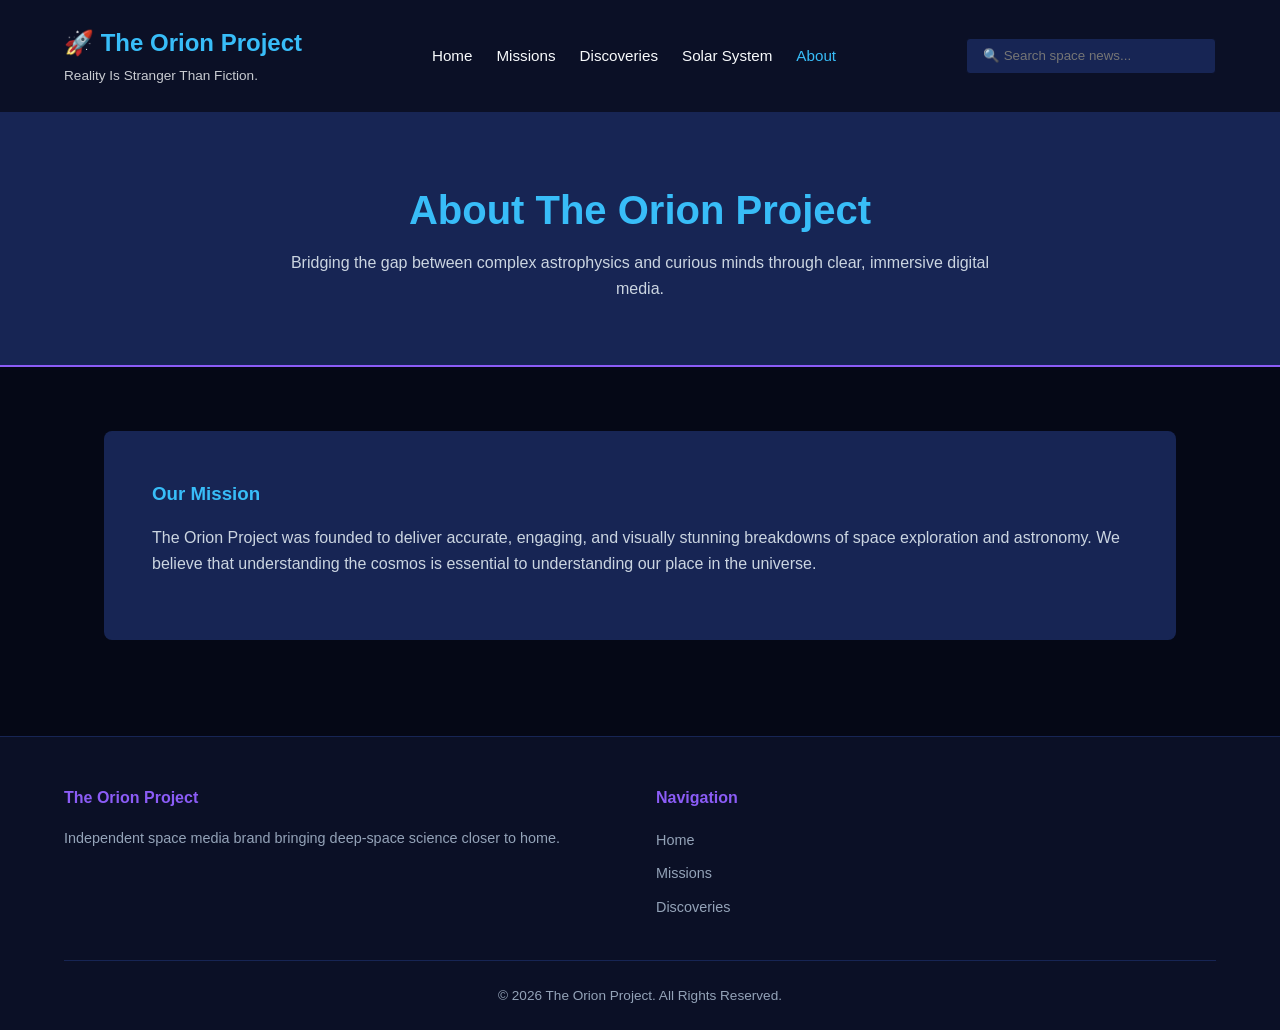
<file: about.html>
<!DOCTYPE html>
<html lang="en">
<head>
    <meta charset="UTF-8">
    <meta name="viewport" content="width=device-width, initial-scale=1.0">
    <title>About | The Orion Project</title>
    <link rel="stylesheet" href="index.css">
</head>
<body>

<header class="main-header">
    <div class="logo-container">
        <a href="index.html">
            <h1 class="logo">🚀 The Orion Project</h1>
            <span class="tagline">Reality Is Stranger Than Fiction.</span>
        </a>
    </div>
    <nav class="main-nav">
        <ul>
            <li><a href="index.html">Home</a></li>
            <li><a href="missions.html">Missions</a></li>
            <li><a href="discoveries.html">Discoveries</a></li>
            <li><a href="solar-system.html">Solar System</a></li>
            <li><a href="about.html" class="active">About</a></li>
        </ul>
    </nav>
    <div class="search-bar">
        <input type="text" placeholder="🔍 Search space news...">
    </div>
</header>

<main>
    <section class="page-header">
        <h2>About The Orion Project</h2>
        <p>Bridging the gap between complex astrophysics and curious minds through clear, immersive digital media.</p>
    </section>

    <section class="content-section">
        <div class="text-block">
            <h3>Our Mission</h3>
            <p>The Orion Project was founded to deliver accurate, engaging, and visually stunning breakdowns of space exploration and astronomy. We believe that understanding the cosmos is essential to understanding our place in the universe.</p>
        </div>
    </section>
</main>

<footer class="main-footer">
    <div class="footer-grid">
        <div class="footer-col">
            <h4>The Orion Project</h4>
            <p style="color: #94A3B8; font-size: 0.9rem;">Independent space media brand bringing deep-space science closer to home.</p>
        </div>
        <div class="footer-col">
            <h4>Navigation</h4>
            <ul>
                <li><a href="index.html">Home</a></li>
                <li><a href="missions.html">Missions</a></li>
                <li><a href="discoveries.html">Discoveries</a></li>
            </ul>
        </div>
    </div>
    <div class="footer-bottom">
        <p>&copy; 2026 The Orion Project. All Rights Reserved.</p>
    </div>
</footer>

<script src="script.js"></script>
</body>
</html>
</file>
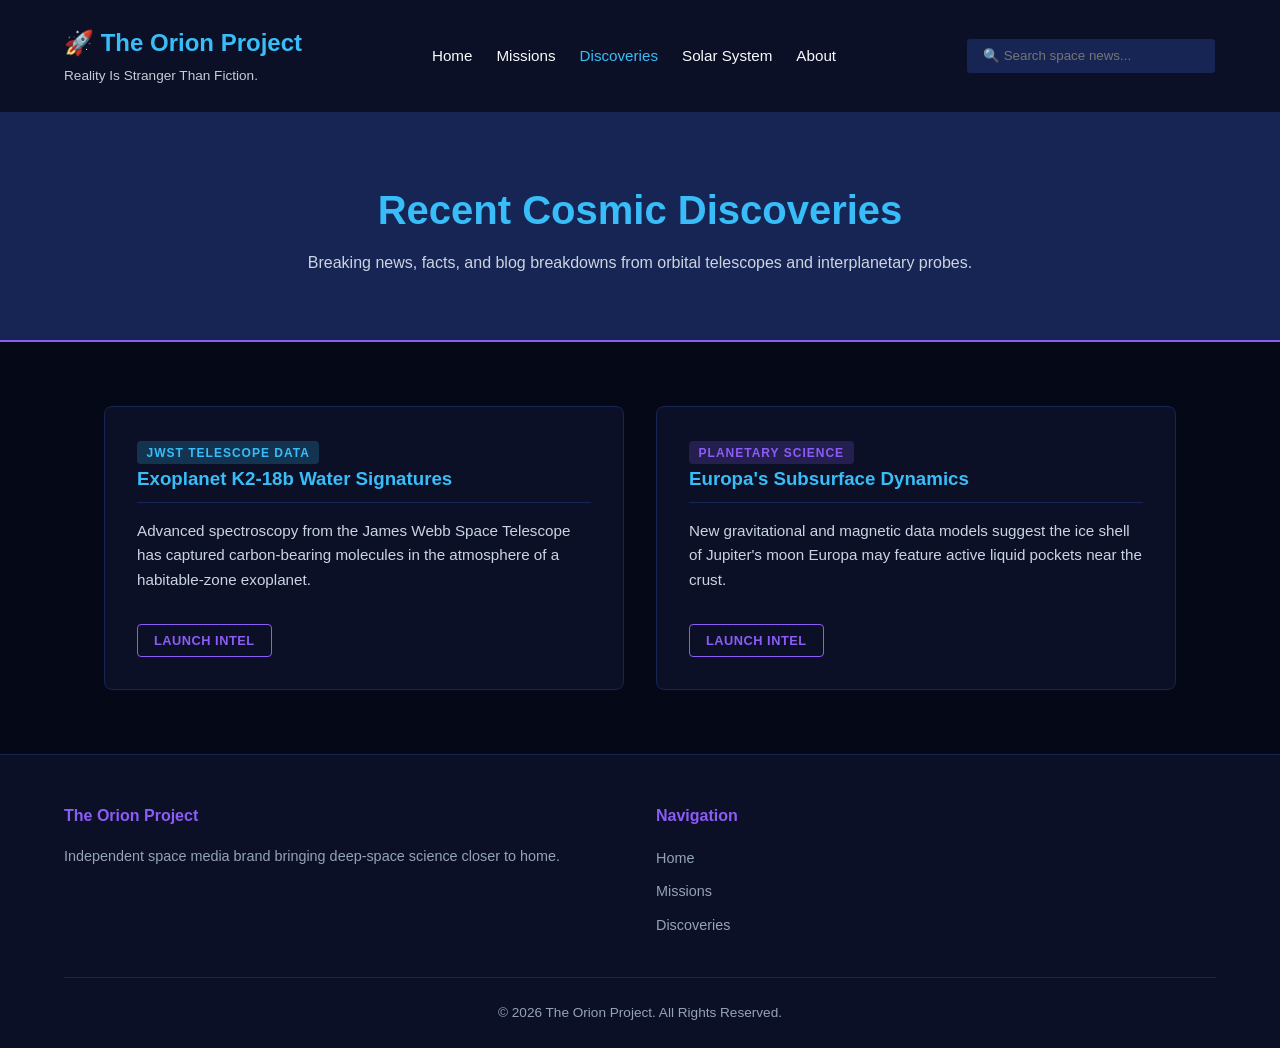
<file: discoveries.html>
<!DOCTYPE html>
<html lang="en">
<head>
  <meta charset="UTF-8">
  <meta name="viewport" content="width=device-width, initial-scale=1.0">
  <title>Discoveries | The Orion Project</title>
  <link rel="stylesheet" href="index.css">
</head>
<body>

  <header class="main-header">
    <div class="logo-container">
      <a href="index.html">
        <h1 class="logo">🚀 The Orion Project</h1>
        <span class="tagline">Reality Is Stranger Than Fiction.</span>
      </a>
    </div>
    <nav class="main-nav">
      <ul>
        <li><a href="index.html">Home</a></li>
        <li><a href="missions.html">Missions</a></li>
        <li><a href="discoveries.html" class="active">Discoveries</a></li>
        <li><a href="solar-system.html">Solar System</a></li>
        <li><a href="about.html">About</a></li>
      </ul>
    </nav>
    <div class="search-bar">
      <input type="text" placeholder="🔍 Search space news...">
    </div>
  </header>

  <main>
    <section class="page-header">
      <h2>Recent Cosmic Discoveries</h2>
      <p>Breaking news, facts, and blog breakdowns from orbital telescopes and interplanetary probes.</p>
    </section>

    <section class="content-section">
      <div class="content-grid">
        <div class="content-card">
          <span class="badge accent-badge">JWST Telescope Data</span>
          <h3>Exoplanet K2-18b Water Signatures</h3>
          <p>Advanced spectroscopy from the James Webb Space Telescope has captured carbon-bearing molecules in the atmosphere of a habitable-zone exoplanet.</p>
          <button class="btn btn-secondary btn-small" onclick="toggleContent(this)">Launch Intel</button>
          <div class="expanded-content">
            Located 124 light-years away, K2-18b orbits a cool dwarf star. While exciting, scientists caution that detecting these molecules does not automatically confirm biological life, but it narrows down prime targets for search.
          </div>
        </div>

        <div class="content-card">
          <span class="badge highlight-badge">Planetary Science</span>
          <h3>Europa's Subsurface Dynamics</h3>
          <p>New gravitational and magnetic data models suggest the ice shell of Jupiter's moon Europa may feature active liquid pockets near the crust.</p>
          <button class="btn btn-secondary btn-small" onclick="toggleContent(this)">Launch Intel</button>
          <div class="expanded-content">
            Europa possesses an internal global ocean containing more water than all of Earth's oceans combined, kept liquid by intense tidal flexing from Jupiter's massive gravitational pull.
          </div>
        </div>
      </div>
    </section>
  </main>

  <footer class="main-footer">
    <div class="footer-grid">
      <div class="footer-col">
        <h4>The Orion Project</h4>
        <p style="color: #94A3B8; font-size: 0.9rem;">Independent space media brand bringing deep-space science closer to home.</p>
      </div>
      <div class="footer-col">
        <h4>Navigation</h4>
        <ul>
          <li><a href="index.html">Home</a></li>
          <li><a href="missions.html">Missions</a></li>
          <li><a href="discoveries.html">Discoveries</a></li>
        </ul>
      </div>
    </div>
    <div class="footer-bottom">
      <p>&copy; 2026 The Orion Project. All Rights Reserved.</p>
    </div>
  </footer>

  <script src="script.js"></script>
</body>
</html>
</file>
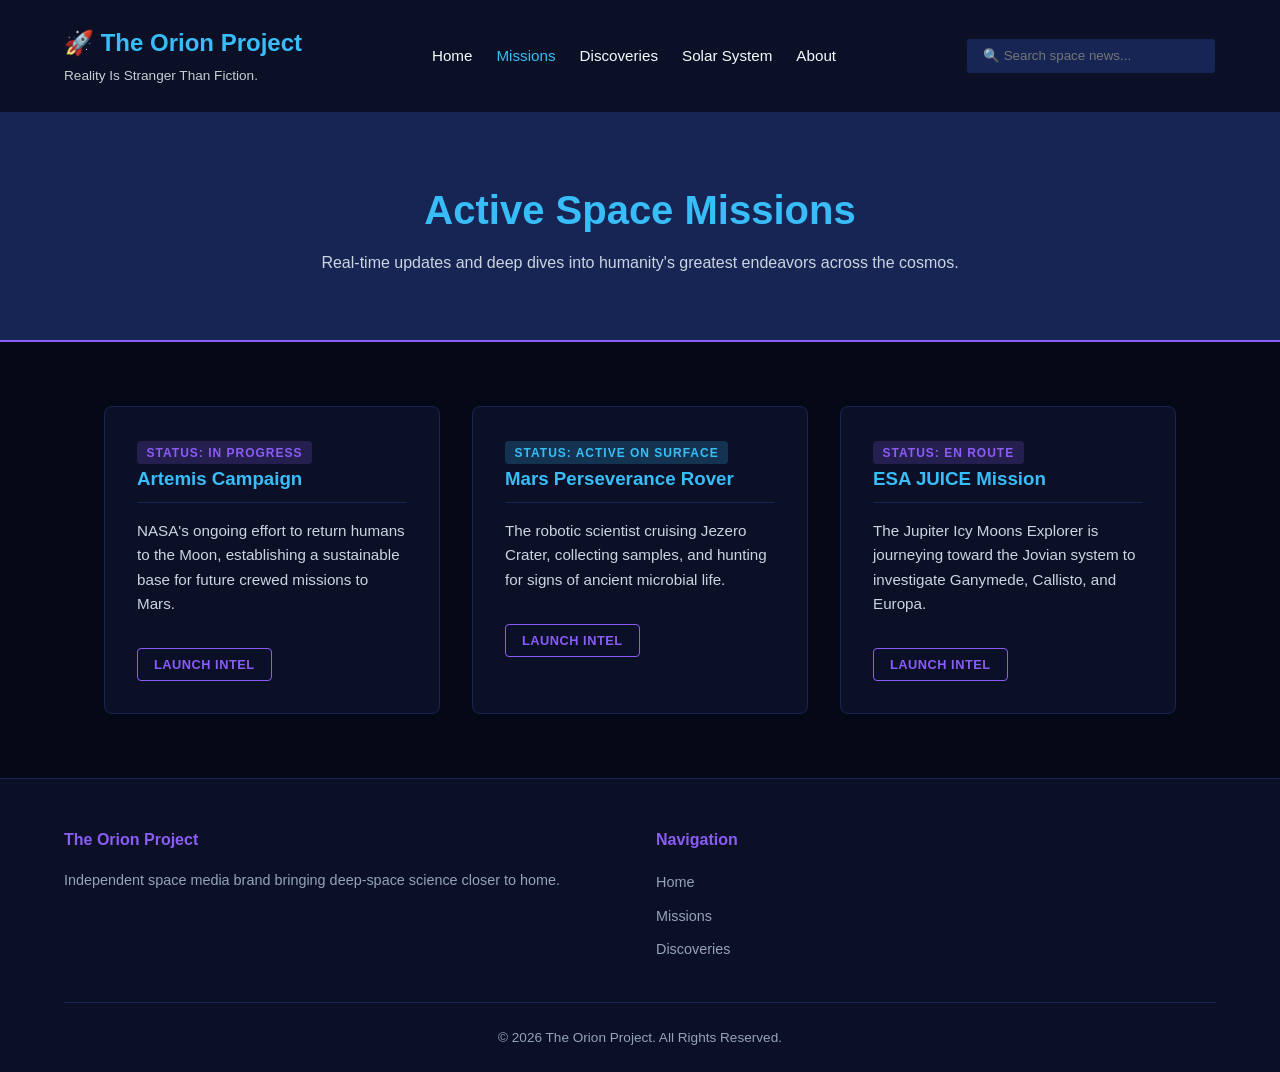
<file: missions.html>
<!DOCTYPE html>
<html lang="en">
<head>
  <meta charset="UTF-8">
  <meta name="viewport" content="width=device-width, initial-scale=1.0">
  <title>Missions | The Orion Project</title>
  <link rel="stylesheet" href="index.css">
</head>
<body>

  <header class="main-header">
    <div class="logo-container">
      <a href="index.html">
        <h1 class="logo">🚀 The Orion Project</h1>
        <span class="tagline">Reality Is Stranger Than Fiction.</span>
      </a>
    </div>
    <nav class="main-nav">
      <ul>
        <li><a href="index.html">Home</a></li>
        <li><a href="missions.html" class="active">Missions</a></li>
        <li><a href="discoveries.html">Discoveries</a></li>
        <li><a href="solar-system.html">Solar System</a></li>
        <li><a href="about.html">About</a></li>
      </ul>
    </nav>
    <div class="search-bar">
      <input type="text" placeholder="🔍 Search space news...">
    </div>
  </header>

  <main>
    <section class="page-header">
      <h2>Active Space Missions</h2>
      <p>Real-time updates and deep dives into humanity's greatest endeavors across the cosmos.</p>
    </section>

    <section class="content-section">
      <div class="content-grid">
        <div class="content-card">
          <span class="badge highlight-badge">Status: In Progress</span>
          <h3>Artemis Campaign</h3>
          <p>NASA's ongoing effort to return humans to the Moon, establishing a sustainable base for future crewed missions to Mars.</p>
          <button class="btn btn-secondary btn-small" onclick="toggleContent(this)">Launch Intel</button>
          <div class="expanded-content">
            <strong>Target:</strong> Lunar South Pole Region<br>
            <strong>Objective:</strong> Long-term habitat testing and ice resource extraction.<br>
            <strong>Partner Agencies:</strong> NASA, ESA, JAXA, CSA
          </div>
        </div>
        
        <div class="content-card">
          <span class="badge accent-badge">Status: Active on Surface</span>
          <h3>Mars Perseverance Rover</h3>
          <p>The robotic scientist cruising Jezero Crater, collecting samples, and hunting for signs of ancient microbial life.</p>
          <button class="btn btn-secondary btn-small" onclick="toggleContent(this)">Launch Intel</button>
          <div class="expanded-content">
            <strong>Location:</strong> Jezero Crater, Mars<br>
            <strong>Key Tool:</strong> Sample caching system for a future Mars Sample Return mission.<br>
            <strong>Milestone:</strong> Successfully tested atmospheric oxygen production via MOXIE.
          </div>
        </div>

        <div class="content-card">
          <span class="badge highlight-badge">Status: En Route</span>
          <h3>ESA JUICE Mission</h3>
          <p>The Jupiter Icy Moons Explorer is journeying toward the Jovian system to investigate Ganymede, Callisto, and Europa.</p>
          <button class="btn btn-secondary btn-small" onclick="toggleContent(this)">Launch Intel</button>
          <div class="expanded-content">
            <strong>Launch Date:</strong> April 2023<br>
            <strong>Arrival Year:</strong> 2031<br>
            <strong>Focus:</strong> Assessing whether Jupiter's subsurface oceans could harbor habitable environments.
          </div>
        </div>
      </div>
    </section>
  </main>

  <footer class="main-footer">
    <div class="footer-grid">
      <div class="footer-col">
        <h4>The Orion Project</h4>
        <p style="color: #94A3B8; font-size: 0.9rem;">Independent space media brand bringing deep-space science closer to home.</p>
      </div>
      <div class="footer-col">
        <h4>Navigation</h4>
        <ul>
          <li><a href="index.html">Home</a></li>
          <li><a href="missions.html">Missions</a></li>
          <li><a href="discoveries.html">Discoveries</a></li>
        </ul>
      </div>
    </div>
    <div class="footer-bottom">
      <p>&copy; 2026 The Orion Project. All Rights Reserved.</p>
    </div>
  </footer>

  <script src="script.js"></script>
</body>
</html>
</file>
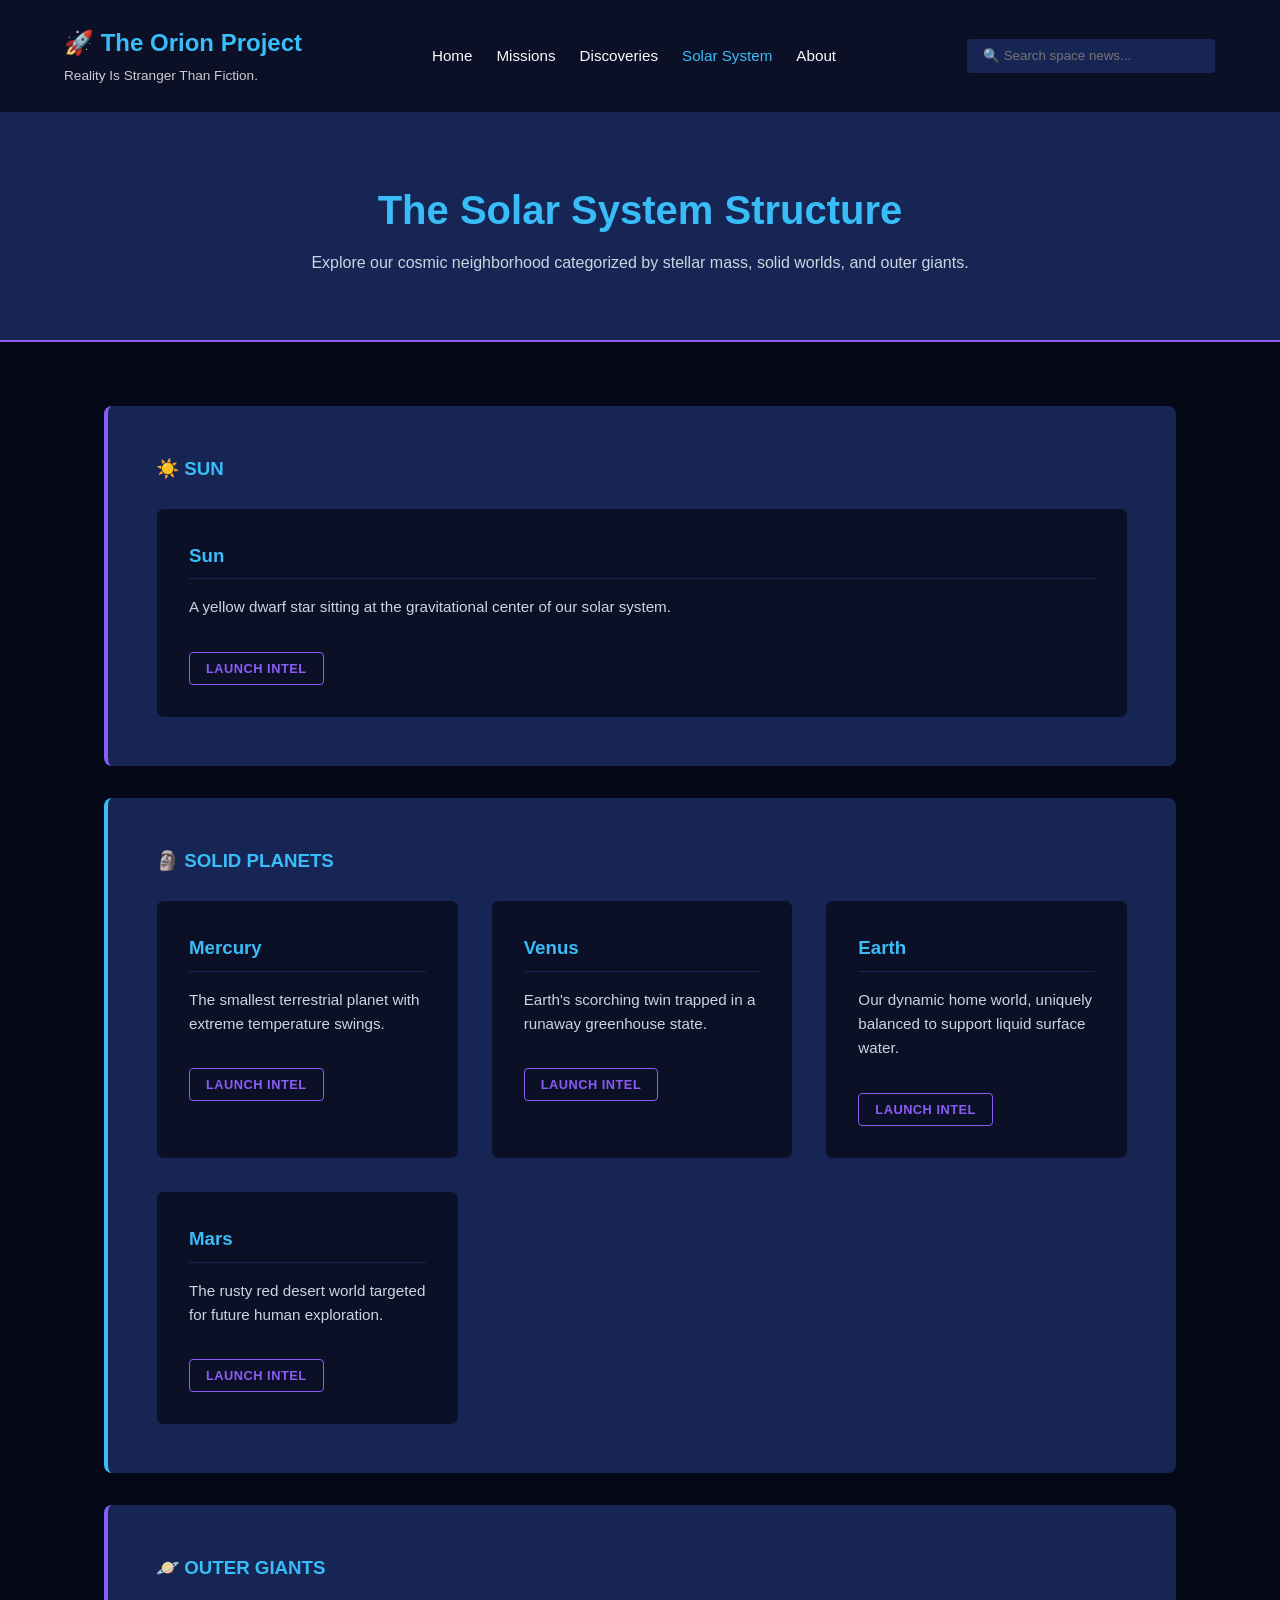
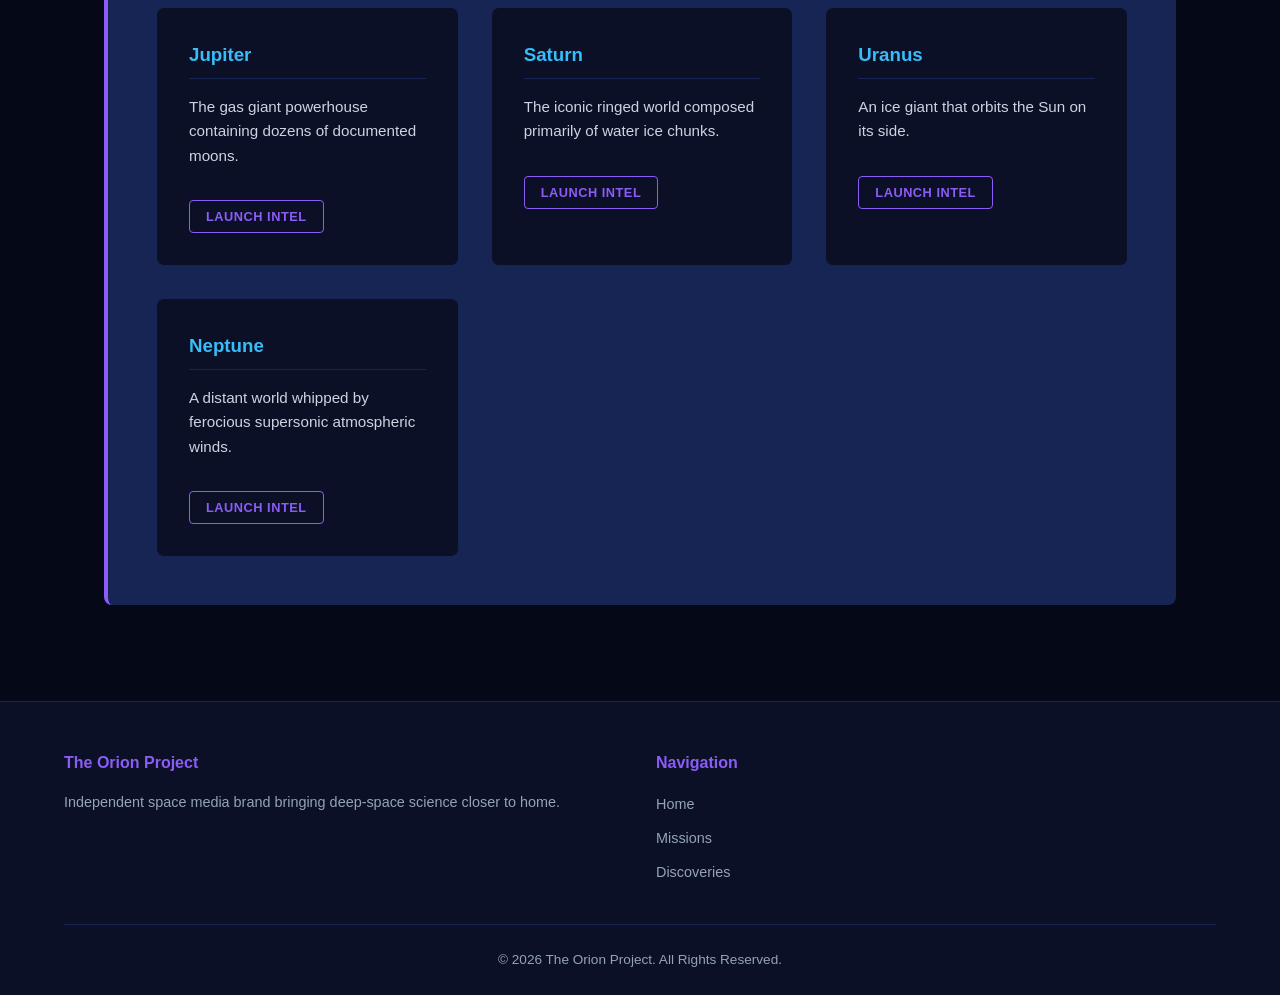
<file: solar-system.html>
<!DOCTYPE html>
<html lang="en">
<head>
  <meta charset="UTF-8">
  <meta name="viewport" content="width=device-width, initial-scale=1.0">
  <title>Solar System Guide | The Orion Project</title>
  <link rel="stylesheet" href="index.css">
</head>
<body>

  <header class="main-header">
    <div class="logo-container">
      <a href="index.html">
        <h1 class="logo">🚀 The Orion Project</h1>
        <span class="tagline">Reality Is Stranger Than Fiction.</span>
      </a>
    </div>
    <nav class="main-nav">
      <ul>
        <li><a href="index.html">Home</a></li>
        <li><a href="missions.html">Missions</a></li>
        <li><a href="discoveries.html">Discoveries</a></li>
        <li><a href="solar-system.html" class="active">Solar System</a></li>
        <li><a href="about.html">About</a></li>
      </ul>
    </nav>
    <div class="search-bar">
      <input type="text" placeholder="🔍 Search space news...">
    </div>
  </header>

  <main>
    <section class="page-header">
      <h2>The Solar System Structure</h2>
      <p>Explore our cosmic neighborhood categorized by stellar mass, solid worlds, and outer giants.</p>
    </section>

    <section class="content-section">
      <div class="text-block" style="border-left: 4px solid var(--highlight);">
        <h3>☀️ SUN</h3>
        <div class="content-grid" style="margin-top: 1.5rem;">
          <div class="content-card">
            <h3>Sun</h3>
            <p>A yellow dwarf star sitting at the gravitational center of our solar system.</p>
            <button class="btn btn-secondary btn-small" onclick="toggleContent(this)">Launch Intel</button>
            <div class="expanded-content">
              Contains 99.8% of all mass in the solar system and fuses roughly 600 million tons of hydrogen every second.
            </div>
          </div>
        </div>
      </div>

      <div class="text-block" style="border-left: 4px solid var(--accent);">
        <h3>🗿 SOLID PLANETS</h3>
        <div class="content-grid" style="margin-top: 1.5rem;">
          <div class="content-card">
            <h3>Mercury</h3>
            <p>The smallest terrestrial planet with extreme temperature swings.</p>
            <button class="btn btn-secondary btn-small" onclick="toggleContent(this)">Launch Intel</button>
            <div class="expanded-content">
              Lacks a substantial atmosphere to trap heat, meaning temperatures drop drastically on its dark side despite proximity to the Sun.
            </div>
          </div>
          <div class="content-card">
            <h3>Venus</h3>
            <p>Earth's scorching twin trapped in a runaway greenhouse state.</p>
            <button class="btn btn-secondary btn-small" onclick="toggleContent(this)">Launch Intel</button>
            <div class="expanded-content">
              Surface pressures are heavy enough to crush steel, under an atmosphere composed almost entirely of carbon dioxide.
            </div>
          </div>
          <div class="content-card">
            <h3>Earth</h3>
            <p>Our dynamic home world, uniquely balanced to support liquid surface water.</p>
            <button class="btn btn-secondary btn-small" onclick="toggleContent(this)">Launch Intel</button>
            <div class="expanded-content">
              Protected by a powerful planetary magnetic field generated by fluid motion in its molten outer core.
            </div>
          </div>
          <div class="content-card">
            <h3>Mars</h3>
            <p>The rusty red desert world targeted for future human exploration.</p>
            <button class="btn btn-secondary btn-small" onclick="toggleContent(this)">Launch Intel</button>
            <div class="expanded-content">
              Home to Olympus Mons, a shield volcano nearly triple the height of Mount Everest.
            </div>
          </div>
        </div>
      </div>

      <div class="text-block" style="border-left: 4px solid var(--highlight);">
        <h3>🪐 OUTER GIANTS</h3>
        <div class="content-grid" style="margin-top: 1.5rem;">
          <div class="content-card">
            <h3>Jupiter</h3>
            <p>The gas giant powerhouse containing dozens of documented moons.</p>
            <button class="btn btn-secondary btn-small" onclick="toggleContent(this)">Launch Intel</button>
            <div class="expanded-content">
              Features the Great Red Spot, a massive storm larger than Earth that has raged for hundreds of years.
            </div>
          </div>
          <div class="content-card">
            <h3>Saturn</h3>
            <p>The iconic ringed world composed primarily of water ice chunks.</p>
            <button class="btn btn-secondary btn-small" onclick="toggleContent(this)">Launch Intel</button>
            <div class="expanded-content">
              Its majestic rings span hundreds of thousands of kilometers wide but are remarkably thin vertically.
            </div>
          </div>
          <div class="content-card">
            <h3>Uranus</h3>
            <p>An ice giant that orbits the Sun on its side.</p>
            <button class="btn btn-secondary btn-small" onclick="toggleContent(this)">Launch Intel</button>
            <div class="expanded-content">
              Thought to have been knocked askew by a massive collision early in its history, creating bizarre extreme seasonal changes.
            </div>
          </div>
          <div class="content-card">
            <h3>Neptune</h3>
            <p>A distant world whipped by ferocious supersonic atmospheric winds.</p>
            <button class="btn btn-secondary btn-small" onclick="toggleContent(this)">Launch Intel</button>
            <div class="expanded-content">
              Displays a deep azure coloration caused by atmospheric methane absorbing red light wavelengths.
            </div>
          </div>
        </div>
      </div>
    </section>
  </main>

  <footer class="main-footer">
    <div class="footer-grid">
      <div class="footer-col">
        <h4>The Orion Project</h4>
        <p style="color: #94A3B8; font-size: 0.9rem;">Independent space media brand bringing deep-space science closer to home.</p>
      </div>
      <div class="footer-col">
        <h4>Navigation</h4>
        <ul>
          <li><a href="index.html">Home</a></li>
          <li><a href="missions.html">Missions</a></li>
          <li><a href="discoveries.html">Discoveries</a></li>
        </ul>
      </div>
    </div>
    <div class="footer-bottom">
      <p>&copy; 2026 The Orion Project. All Rights Reserved.</p>
    </div>
  </footer>

  <script src="script.js"></script>
</body>
</html>
</file>
<file: index.css>
:root {
    --primary: #0B1026;
    --secondary: #172554;
    --accent: #38BDF8;
    --highlight: #8B5CF6;
    --text-light: #F8FAFC;
    --bg-dark: #050816;
}

* {
    margin: 0;
    padding: 0;
    box-sizing: border-box;
}

body {
    font-family: 'Segoe UI', Roboto, Helvetica, Arial, sans-serif;
    background-color: var(--bg-dark);
    color: var(--text-light);
    line-height: 1.6;
}

a {
    text-decoration: none;
    color: var(--text-light);
    transition: all 0.3s ease;
}

.main-header {
    background-color: var(--primary);
    padding: 1.5rem 5%;
    display: flex;
    justify-content: space-between;
    align-items: center;
    border-bottom: 2px solid var(--secondary);
    flex-wrap: wrap;
    gap: 1.5rem;
}

.logo-container .logo {
    font-size: 1.5rem;
    font-weight: 700;
    color: var(--accent);
}

.logo-container .tagline {
    font-size: 0.85rem;
    color: var(--text-light);
    opacity: 0.8;
}

.main-nav ul {
    list-style: none;
    display: flex;
    gap: 1.5rem;
}

.main-nav a {
    font-weight: 500;
    font-size: 0.95rem;
}

.main-nav a:hover, .main-nav a.active {
    color: var(--accent);
}

.search-bar input {
    background-color: var(--secondary);
    border: 1px solid var(--primary);
    color: var(--text-light);
    padding: 0.6rem 1rem;
    border-radius: 4px;
    width: 250px;
}

.search-bar input:focus {
    outline: none;
    border-color: var(--accent);
}

.hero {
    text-align: center;
    padding: 5rem 5% 3rem;
}

.hero h2 {
    font-size: 3rem;
    margin-bottom: 1rem;
    letter-spacing: -0.5px;
}

.hero p {
    font-size: 1.2rem;
    color: #CBD5E1;
    max-width: 600px;
    margin: 0 auto;
}

.hero-image-container {
    max-width: 800px;
    margin: 2rem auto 0;
    padding: 0 5%;
}

.hero-banner-img {
    width: 100%;
    height: auto;
    border-radius: 8px;
    border: 1px solid var(--secondary);
    box-shadow: 0 10px 30px rgba(0, 0, 0, 0.5);
}

.featured-mission {
    padding: 2rem 5%;
}

.mission-card {
    background-color: var(--secondary);
    border-left: 4px solid var(--highlight);
    padding: 3rem;
    border-radius: 8px;
    max-width: 900px;
    margin: 0 auto;
    box-shadow: 0 10px 30px rgba(0, 0, 0, 0.5);
}

.mission-card h3 {
    font-size: 1.8rem;
    margin-top: 1rem;
    margin-bottom: 0.5rem;
}

.mission-card p {
    margin-bottom: 2rem;
    color: #CBD5E1;
}

.badge {
    font-size: 0.75rem;
    font-weight: bold;
    text-transform: uppercase;
    padding: 0.3rem 0.6rem;
    border-radius: 4px;
    letter-spacing: 1px;
}

.highlight-badge { background-color: rgba(139, 92, 246, 0.2); color: var(--highlight); }
.accent-badge { background-color: rgba(56, 189, 248, 0.2); color: var(--accent); }

.btn {
    display: inline-block;
    padding: 0.8rem 1.5rem;
    border-radius: 4px;
    font-weight: 600;
    text-transform: uppercase;
    letter-spacing: 0.5px;
    font-size: 0.9rem;
    cursor: pointer;
    border: none;
}

.btn-primary { background-color: var(--accent); color: var(--primary); }
.btn-primary:hover { background-color: var(--highlight); color: var(--text-light); }

.btn-secondary { background-color: transparent; border: 1px solid var(--highlight); color: var(--highlight); }
.btn-secondary:hover { background-color: var(--highlight); color: var(--text-light); }

.btn-small { padding: 0.5rem 1rem; font-size: 0.8rem; margin-top: 1rem; }

.featured-sections {
    padding: 4rem 5%;
}

.grid-container {
    display: grid;
    grid-template-columns: repeat(auto-fit, minmax(220px, 1fr));
    gap: 2rem;
    max-width: 1200px;
    margin: 0 auto;
}

.grid-card {
    background-color: var(--primary);
    border: 1px solid var(--secondary);
    padding: 2.5rem 1.5rem;
    text-align: center;
    border-radius: 8px;
    transition: transform 0.3s ease, border-color 0.3s ease;
}

.grid-card:hover { transform: translateY(-5px); border-color: var(--accent); }
.grid-card .icon { font-size: 2.5rem; margin-bottom: 1rem; }
.grid-card h4 { font-size: 1.1rem; font-weight: 500; }

.announcement {
    padding: 4rem 5%;
    background-color: var(--primary);
    border-top: 1px solid var(--secondary);
    text-align: center;
}

.announcement h3 {
    font-size: 2rem;
    margin: 1rem 0 2rem;
}

.page-header {
    background-color: var(--secondary);
    padding: 4rem 5%;
    text-align: center;
    border-bottom: 2px solid var(--highlight);
}

.page-header h2 { font-size: 2.5rem; color: var(--accent); margin-bottom: 0.5rem; }
.page-header p { color: #CBD5E1; max-width: 700px; margin: 0 auto; }

.content-section {
    padding: 4rem 5%;
    max-width: 1200px;
    margin: 0 auto;
}

.content-grid {
    display: grid;
    grid-template-columns: repeat(auto-fit, minmax(300px, 1fr));
    gap: 2rem;
}

.content-card {
    background-color: var(--primary);
    border: 1px solid var(--secondary);
    padding: 2rem;
    border-radius: 8px;
}

.content-card h3 { color: var(--accent); margin-bottom: 1rem; border-bottom: 1px solid var(--secondary); padding-bottom: 0.5rem;}
.content-card p { color: #CBD5E1; margin-bottom: 1rem; font-size: 0.95rem; }

.expanded-content {
    display: none;
    margin-top: 1rem;
    padding-top: 1rem;
    border-top: 1px dashed var(--secondary);
    color: #94A3B8;
    font-size: 0.9rem;
}

.expanded-content.show { display: block; }

.text-block {
    background-color: var(--secondary);
    padding: 3rem;
    border-radius: 8px;
    margin-bottom: 2rem;
}

.text-block h3 { color: var(--accent); margin-bottom: 1rem; }
.text-block p { color: #CBD5E1; margin-bottom: 1rem; }

.main-footer {
    background-color: var(--primary);
    border-top: 1px solid var(--secondary);
    padding: 3rem 5% 1.5rem;
}

.footer-grid {
    display: grid;
    grid-template-columns: repeat(auto-fit, minmax(200px, 1fr));
    gap: 2rem;
    max-width: 1200px;
    margin: 0 auto 2rem;
}

.footer-col h4 { color: var(--highlight); margin-bottom: 1rem; }
.footer-col ul { list-style: none; }
.footer-col ul li { margin-bottom: 0.5rem; }
.footer-col ul li a { color: #94A3B8; font-size: 0.9rem; }
.footer-col ul li a:hover { color: var(--accent); }

.footer-bottom {
    text-align: center;
    padding-top: 1.5rem;
    border-top: 1px solid var(--secondary);
    color: #94A3B8;
    font-size: 0.85rem;
}

.logo-container a {
    text-decoration: none;
}

.logo-container a:hover .logo {
    opacity: 0.85;
}
</file>
